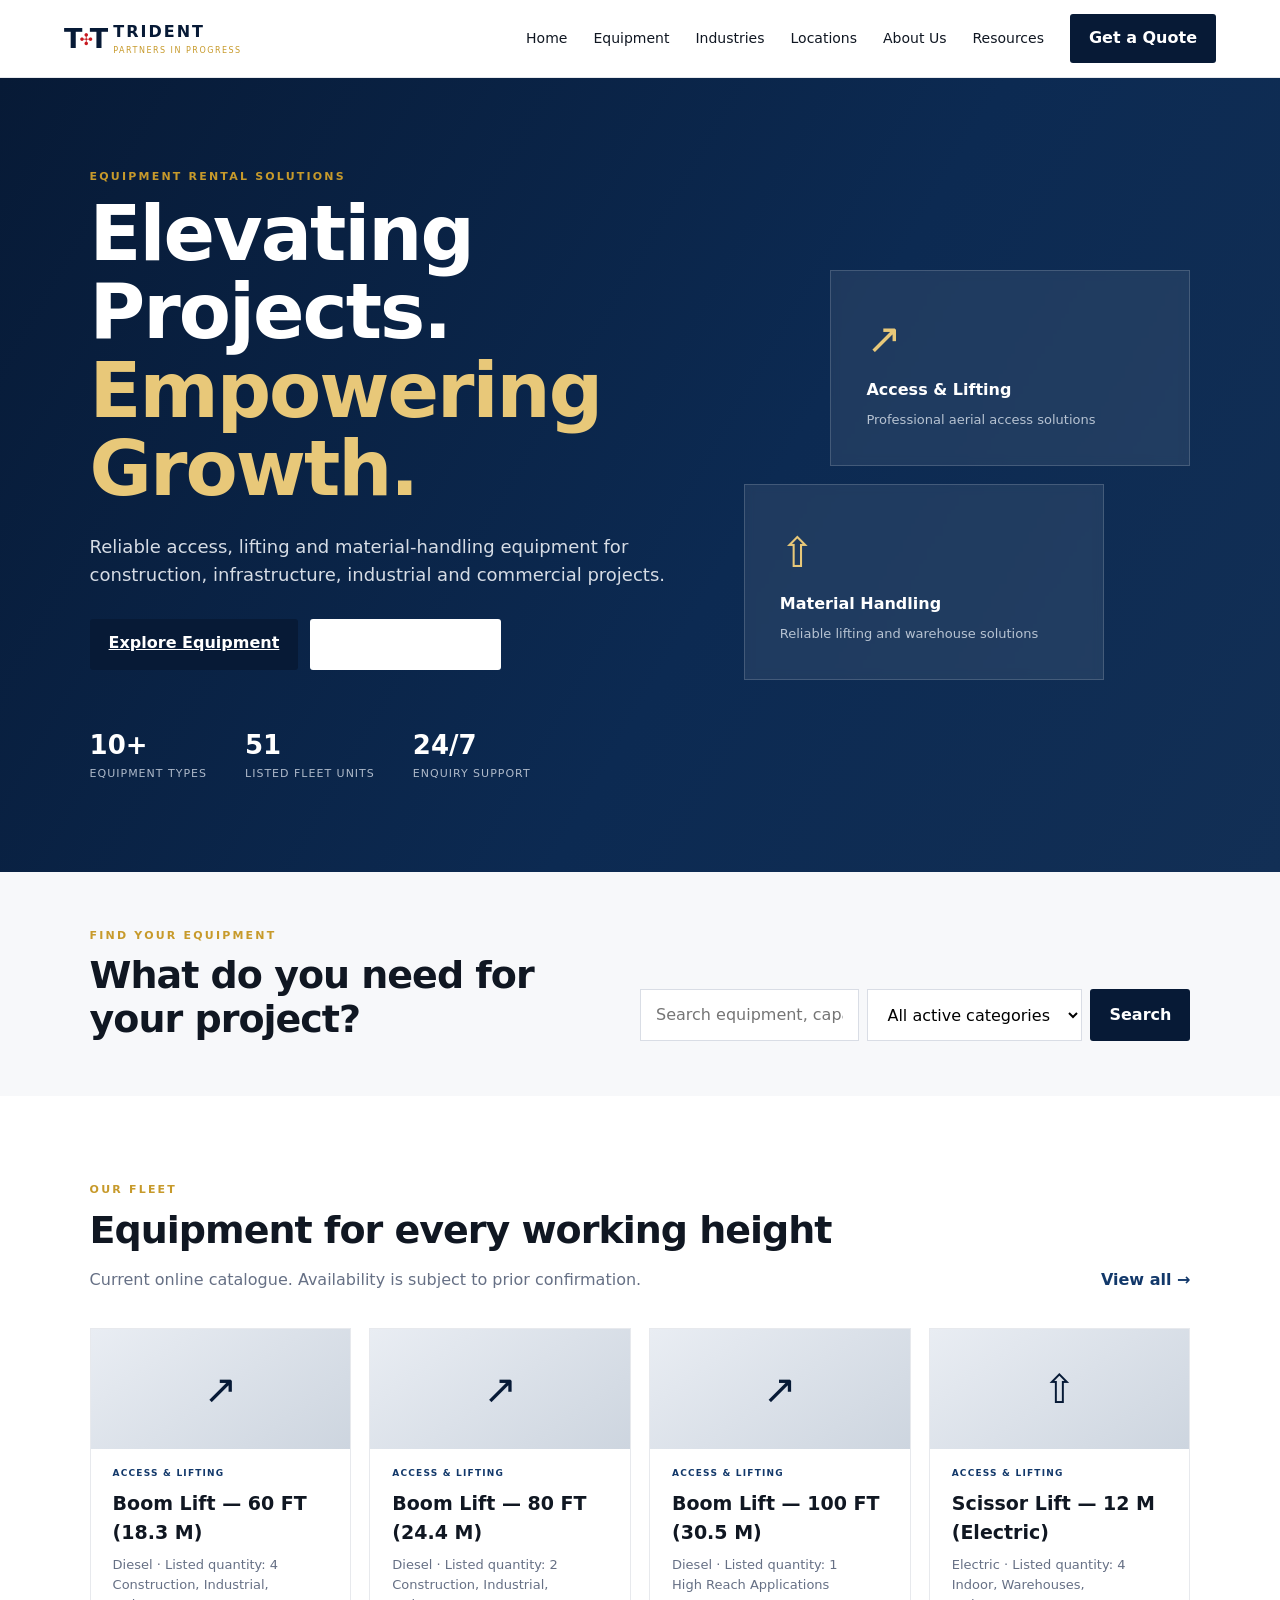
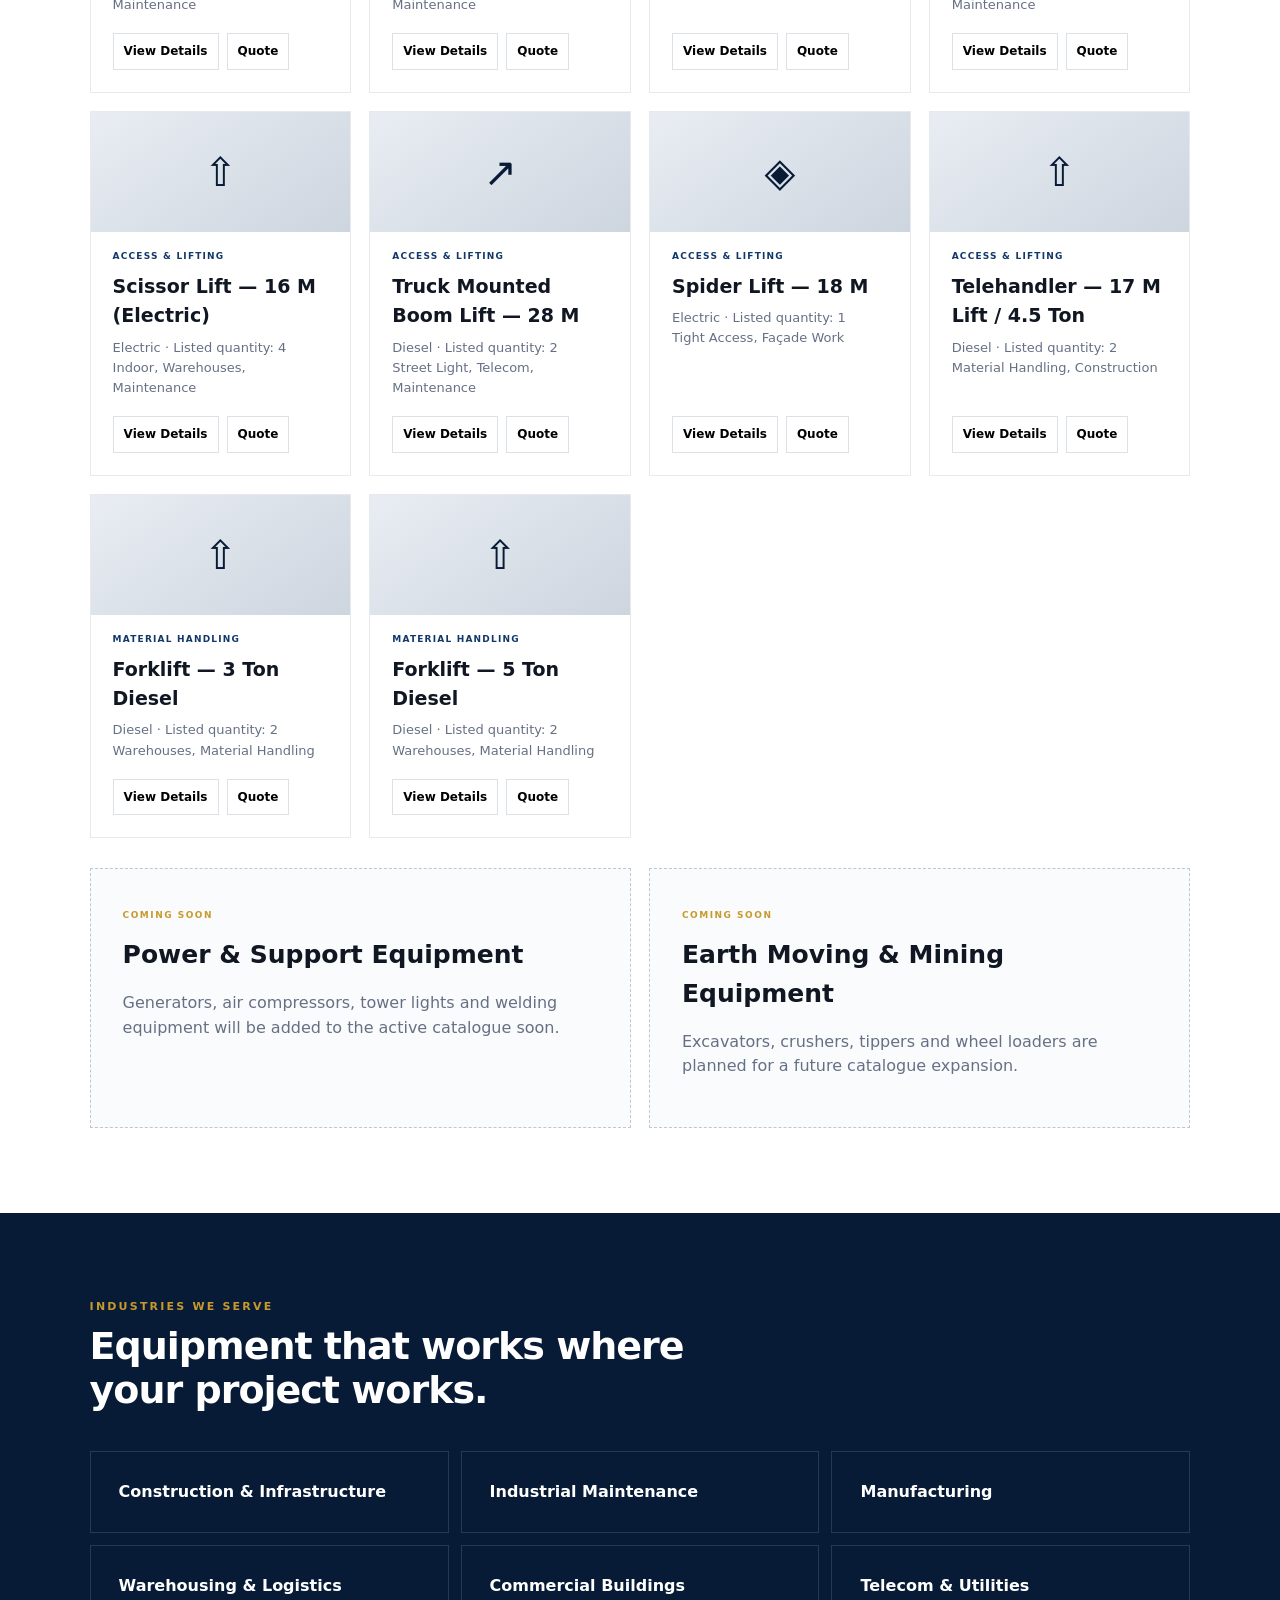
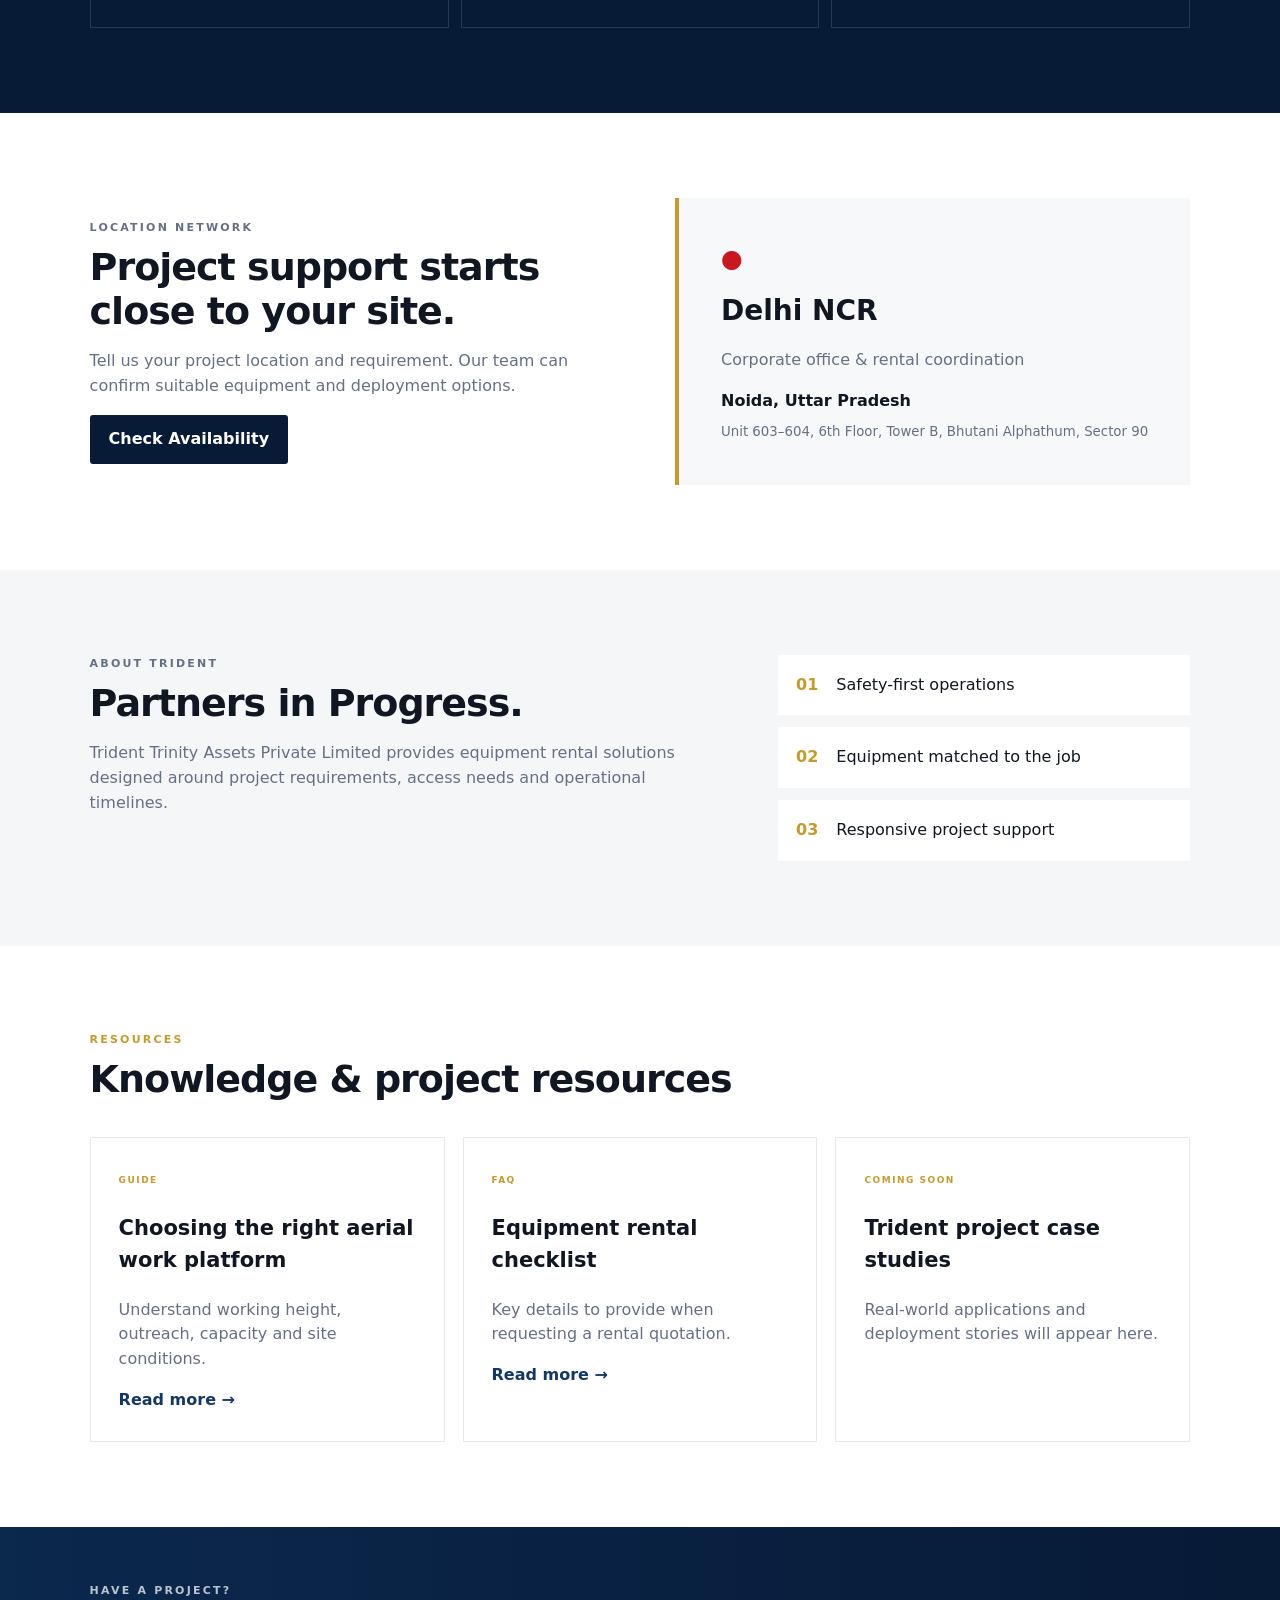
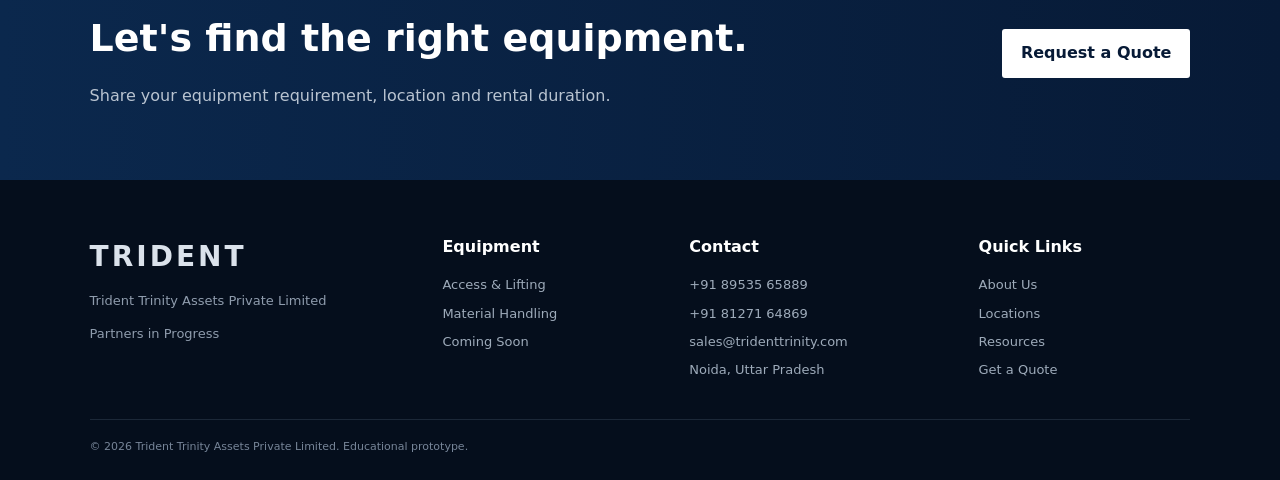
<file: trident/index.html>
<!doctype html>
<html lang="en">
<head>
  <meta charset="utf-8">
  <meta name="viewport" content="width=device-width,initial-scale=1">
  <meta name="description" content="Trident — equipment rental solutions for access, lifting and material handling.">
  <title>Trident | Equipment Rental</title>
  <link rel="stylesheet" href="./styles.css">
</head>
<body>
  <div id="app">
    <header class="site-header">
      <a class="brand" href="#home" aria-label="Trident home"><span class="brand-mark">T<span>✣</span>T</span><span><b>TRIDENT</b><small>Partners in Progress</small></span></a>
      <nav id="nav" class="nav">
        <a href="#home">Home</a>
        <a href="#equipment">Equipment</a>
        <a href="#industries">Industries</a>
        <a href="#locations">Locations</a>
        <a href="#about">About Us</a>
        <a href="#resources">Resources</a>
        <button class="btn btn-primary" data-quote>Get a Quote</button>
      </nav>
      <button id="menuBtn" class="menu-btn" aria-label="Open menu">☰</button>
    </header>

    <main>
      <section id="home" class="hero">
        <div class="hero-copy">
          <p class="eyebrow">EQUIPMENT RENTAL SOLUTIONS</p>
          <h1>Elevating Projects.<br><span>Empowering Growth.</span></h1>
          <p class="lead">Reliable access, lifting and material-handling equipment for construction, infrastructure, industrial and commercial projects.</p>
          <div class="actions"><a class="btn btn-primary" href="#equipment">Explore Equipment</a><button class="btn btn-outline" data-quote>Request a Quote</button></div>
          <div class="hero-stats"><div><strong>10+</strong><span>Equipment Types</span></div><div><strong>51</strong><span>Listed Fleet Units</span></div><div><strong>24/7</strong><span>Enquiry Support</span></div></div>
        </div>
        <div class="hero-art"><div class="machine-card"><div class="machine-icon">↗</div><b>Access & Lifting</b><span>Professional aerial access solutions</span></div><div class="machine-card offset"><div class="machine-icon">⇧</div><b>Material Handling</b><span>Reliable lifting and warehouse solutions</span></div></div>
      </section>

      <section class="section finder">
        <div><p class="eyebrow">FIND YOUR EQUIPMENT</p><h2>What do you need for your project?</h2></div>
        <div class="finder-box"><input id="searchInput" placeholder="Search equipment, capacity or model..." aria-label="Search equipment"><select id="categoryFilter"><option value="all">All active categories</option><option value="access">Access & Lifting</option><option value="material">Material Handling</option></select><button class="btn btn-primary" id="searchBtn">Search</button></div>
      </section>

      <section id="equipment" class="section">
        <div class="section-head"><div><p class="eyebrow">OUR FLEET</p><h2>Equipment for every working height</h2><p>Current online catalogue. Availability is subject to prior confirmation.</p></div><a href="#equipment" class="text-link">View all →</a></div>
        <div id="equipmentGrid" class="equipment-grid"></div>
        <div class="coming-grid"><article class="coming-card"><span>COMING SOON</span><h3>Power & Support Equipment</h3><p>Generators, air compressors, tower lights and welding equipment will be added to the active catalogue soon.</p></article><article class="coming-card"><span>COMING SOON</span><h3>Earth Moving & Mining Equipment</h3><p>Excavators, crushers, tippers and wheel loaders are planned for a future catalogue expansion.</p></article></div>
      </section>

      <section id="industries" class="section dark-section"><p class="eyebrow">INDUSTRIES WE SERVE</p><h2>Equipment that works where your project works.</h2><div class="industry-grid"><article>Construction & Infrastructure</article><article>Industrial Maintenance</article><article>Manufacturing</article><article>Warehousing & Logistics</article><article>Commercial Buildings</article><article>Telecom & Utilities</article></div></section>

      <section id="locations" class="section split"><div><p class="eyebrow">LOCATION NETWORK</p><h2>Project support starts close to your site.</h2><p>Tell us your project location and requirement. Our team can confirm suitable equipment and deployment options.</p><button class="btn btn-primary" data-quote>Check Availability</button></div><div class="location-card"><div class="pin">●</div><h3>Delhi NCR</h3><p>Corporate office & rental coordination</p><b>Noida, Uttar Pradesh</b><small>Unit 603–604, 6th Floor, Tower B, Bhutani Alphathum, Sector 90</small></div></section>

      <section id="about" class="section about"><div><p class="eyebrow">ABOUT TRIDENT</p><h2>Partners in Progress.</h2><p>Trident Trinity Assets Private Limited provides equipment rental solutions designed around project requirements, access needs and operational timelines.</p></div><div class="principles"><div><b>01</b><span>Safety-first operations</span></div><div><b>02</b><span>Equipment matched to the job</span></div><div><b>03</b><span>Responsive project support</span></div></div></section>

      <section id="resources" class="section resources"><div class="section-head"><div><p class="eyebrow">RESOURCES</p><h2>Knowledge & project resources</h2></div></div><div class="resource-grid"><article><span>GUIDE</span><h3>Choosing the right aerial work platform</h3><p>Understand working height, outreach, capacity and site conditions.</p><a href="#" class="text-link">Read more →</a></article><article><span>FAQ</span><h3>Equipment rental checklist</h3><p>Key details to provide when requesting a rental quotation.</p><a href="#" class="text-link">Read more →</a></article><article><span>COMING SOON</span><h3>Trident project case studies</h3><p>Real-world applications and deployment stories will appear here.</p></article></div></section>

      <section class="cta"><div><p class="eyebrow">HAVE A PROJECT?</p><h2>Let's find the right equipment.</h2><p>Share your equipment requirement, location and rental duration.</p></div><button class="btn btn-light" data-quote>Request a Quote</button></section>
    </main>

    <footer class="footer"><div><div class="footer-brand">TRIDENT</div><p>Trident Trinity Assets Private Limited</p><p>Partners in Progress</p></div><div><b>Equipment</b><a href="#equipment">Access & Lifting</a><a href="#equipment">Material Handling</a><a href="#equipment">Coming Soon</a></div><div><b>Contact</b><span>+91 89535 65889</span><span>+91 81271 64869</span><span>sales@tridenttrinity.com</span><span>Noida, Uttar Pradesh</span></div><div><b>Quick Links</b><a href="#about">About Us</a><a href="#locations">Locations</a><a href="#resources">Resources</a><button data-quote>Get a Quote</button></div><div class="copyright">© 2026 Trident Trinity Assets Private Limited. Educational prototype.</div></footer>
  </div>

  <div id="quoteModal" class="modal" aria-hidden="true"><div class="modal-card"><button class="close" data-close>×</button><p class="eyebrow">TRIDENT ENQUIRY</p><h2>Request a Quote</h2><form id="quoteForm"><label>Name<input name="name" required></label><label>Company<input name="company"></label><label>Mobile<input name="phone" required></label><label>Email<input type="email" name="email"></label><label>Equipment<select name="equipment" id="quoteEquipment"></select></label><label>Project Location<input name="location" required></label><div class="form-row"><label>Start Date<input type="date" name="start_date"></label><label>Duration<input name="duration" placeholder="e.g. 15 days"></label></div><label>Requirement<textarea name="message" rows="4"></textarea></label><button class="btn btn-primary" type="submit">Submit Enquiry</button><p id="formMessage" class="form-message"></p></form></div></div>

  <div id="detailModal" class="modal" aria-hidden="true"><div class="modal-card detail"><button class="close" data-close>×</button><div id="detailContent"></div></div></div>
  <script src="./app.js"></script>
</body>
</html>
</file>
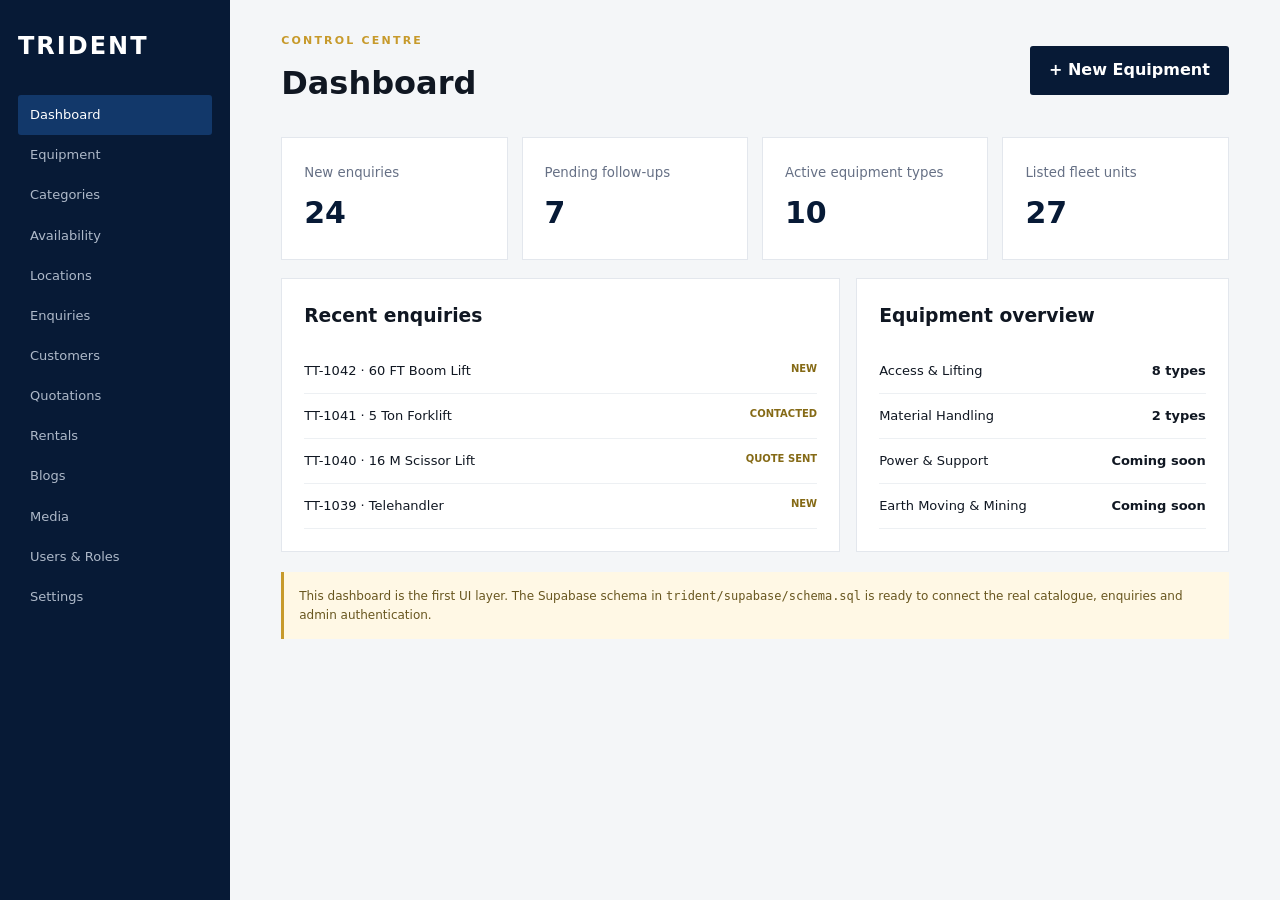
<file: trident/admin/index.html>
<!doctype html><html lang="en"><head><meta charset="utf-8"><meta name="viewport" content="width=device-width,initial-scale=1"><title>Trident Admin</title><link rel="stylesheet" href="../styles.css"><style>body{background:#f4f6f8}.admin{display:grid;grid-template-columns:230px 1fr;min-height:100vh}.side{background:#071a36;color:#dce4ef;padding:28px 18px}.side h2{color:#fff;margin:0 0 30px;letter-spacing:2px}.side a{display:block;padding:10px 12px;color:#aeb9c9;text-decoration:none;font-size:13px;border-radius:3px}.side a.active,.side a:hover{background:#12386a;color:#fff}.main{padding:32px 4vw}.top{display:flex;justify-content:space-between;align-items:center;margin-bottom:28px}.top h1{margin:0}.metrics{display:grid;grid-template-columns:repeat(4,1fr);gap:14px}.metric,.panel{background:#fff;border:1px solid #e3e7ed;padding:22px}.metric small{color:#667085}.metric b{font-size:30px;display:block;margin-top:6px;color:#071a36}.panels{display:grid;grid-template-columns:1.5fr 1fr;gap:16px;margin-top:18px}.panel h3{margin-top:0}.row{display:flex;justify-content:space-between;padding:12px 0;border-bottom:1px solid #edf0f3;font-size:13px}.status{font-size:10px;font-weight:800;text-transform:uppercase;color:#856a16}.note{margin-top:20px;padding:15px;background:#fff8e5;border-left:3px solid #c79a2b;color:#68561f;font-size:12px}@media(max-width:800px){.admin{grid-template-columns:1fr}.side{display:none}.metrics{grid-template-columns:1fr 1fr}.panels{grid-template-columns:1fr}}</style></head><body><div class="admin"><aside class="side"><h2>TRIDENT</h2><a class="active" href="#">Dashboard</a><a href="#">Equipment</a><a href="#">Categories</a><a href="#">Availability</a><a href="#">Locations</a><a href="#">Enquiries</a><a href="#">Customers</a><a href="#">Quotations</a><a href="#">Rentals</a><a href="#">Blogs</a><a href="#">Media</a><a href="#">Users & Roles</a><a href="#">Settings</a></aside><main class="main"><div class="top"><div><p class="eyebrow">CONTROL CENTRE</p><h1>Dashboard</h1></div><button class="btn btn-primary">+ New Equipment</button></div><section class="metrics"><div class="metric"><small>New enquiries</small><b>24</b></div><div class="metric"><small>Pending follow-ups</small><b>7</b></div><div class="metric"><small>Active equipment types</small><b>10</b></div><div class="metric"><small>Listed fleet units</small><b>27</b></div></section><div class="panels"><section class="panel"><h3>Recent enquiries</h3><div class="row"><span>TT-1042 · 60 FT Boom Lift</span><span class="status">New</span></div><div class="row"><span>TT-1041 · 5 Ton Forklift</span><span class="status">Contacted</span></div><div class="row"><span>TT-1040 · 16 M Scissor Lift</span><span class="status">Quote Sent</span></div><div class="row"><span>TT-1039 · Telehandler</span><span class="status">New</span></div></section><section class="panel"><h3>Equipment overview</h3><div class="row"><span>Access & Lifting</span><b>8 types</b></div><div class="row"><span>Material Handling</span><b>2 types</b></div><div class="row"><span>Power & Support</span><b>Coming soon</b></div><div class="row"><span>Earth Moving & Mining</span><b>Coming soon</b></div></section></div><div class="note">This dashboard is the first UI layer. The Supabase schema in <code>trident/supabase/schema.sql</code> is ready to connect the real catalogue, enquiries and admin authentication.</div></main></div></body></html>
</file>
<file: trident/styles.css>
:root{--navy:#071a36;--blue:#12386a;--gold:#c79a2b;--red:#c7181f;--ink:#101722;--muted:#667085;--line:#e7e9ed;--paper:#f7f8fa;--white:#fff}*{box-sizing:border-box}html{scroll-behavior:smooth}body{margin:0;font-family:Inter,ui-sans-serif,system-ui,-apple-system,Segoe UI,sans-serif;color:var(--ink);background:#fff;line-height:1.55}button,input,select,textarea{font:inherit}button,a{cursor:pointer}.site-header{height:78px;padding:0 5vw;display:flex;align-items:center;justify-content:space-between;border-bottom:1px solid var(--line);background:#fff;position:sticky;top:0;z-index:20}.brand{display:flex;gap:10px;align-items:center;color:var(--navy);text-decoration:none}.brand-mark{font-weight:900;font-size:27px;letter-spacing:-5px}.brand-mark span{color:var(--red);font-size:16px;vertical-align:middle;margin:0 2px}.brand b{display:block;letter-spacing:2px}.brand small{display:block;font-size:8px;letter-spacing:1.5px;color:var(--gold);text-transform:uppercase}.nav{display:flex;gap:26px;align-items:center}.nav a,.footer a{color:inherit;text-decoration:none}.nav a{font-size:14px}.btn{border:0;border-radius:3px;padding:12px 19px;font-weight:700;transition:.2s}.btn-primary{background:var(--navy);color:#fff}.btn-primary:hover{background:#0d2b55}.btn-outline{background:#fff;border:1px solid rgba(255,255,255,.6);color:#fff}.btn-light{background:#fff;color:var(--navy)}.menu-btn{display:none;background:none;border:0;font-size:25px}.hero{min-height:650px;padding:90px 7vw;display:grid;grid-template-columns:1.15fr .85fr;gap:50px;align-items:center;background:linear-gradient(120deg,#071a36 0%,#0c2a52 58%,#122f55 100%);color:#fff}.eyebrow{font-size:11px;font-weight:800;letter-spacing:2.2px;color:var(--gold);margin:0 0 10px}.hero h1{font-size:clamp(44px,6vw,76px);line-height:1.03;letter-spacing:-2px;margin:0 0 25px}.hero h1 span{color:#e8c879}.lead{font-size:18px;max-width:650px;color:#d6dce5}.actions{display:flex;gap:12px;margin:30px 0}.hero-stats{display:flex;gap:38px;margin-top:55px}.hero-stats div{display:grid}.hero-stats strong{font-size:26px}.hero-stats span{font-size:11px;color:#aeb9c9;text-transform:uppercase;letter-spacing:1px}.hero-art{min-height:400px;position:relative;display:flex;flex-direction:column;justify-content:center;gap:18px}.machine-card{width:min(360px,90%);margin-left:auto;padding:35px;background:rgba(255,255,255,.08);border:1px solid rgba(255,255,255,.16);backdrop-filter:blur(5px);display:grid;gap:7px}.machine-card.offset{margin-right:8%;margin-left:0}.machine-icon{font-size:42px;color:#e8c879}.machine-card span{color:#b7c3d2;font-size:13px}.section{padding:85px 7vw}.finder{padding-top:55px;padding-bottom:55px;background:var(--paper);display:flex;align-items:end;justify-content:space-between;gap:40px}.finder h2,.section h2{margin:0;font-size:38px;line-height:1.15;letter-spacing:-1px}.finder-box{display:flex;min-width:50%;gap:8px}.finder-box input,.finder-box select{border:1px solid #d9dde5;background:#fff;padding:13px 15px;min-width:0}.finder-box input{flex:1}.section-head{display:flex;justify-content:space-between;align-items:end;margin-bottom:35px}.section-head p:not(.eyebrow){color:var(--muted);margin-bottom:0}.text-link{color:var(--blue);font-weight:800;text-decoration:none}.equipment-grid{display:grid;grid-template-columns:repeat(4,1fr);gap:18px}.equipment-card{border:1px solid var(--line);background:#fff;min-height:260px;padding:22px;display:flex;flex-direction:column;transition:.2s}.equipment-card:hover{transform:translateY(-3px);box-shadow:0 14px 35px rgba(7,26,54,.09)}.equipment-image{height:120px;background:linear-gradient(145deg,#e9edf3,#cdd5df);display:grid;place-items:center;color:var(--navy);font-size:40px;margin:-22px -22px 18px}.equipment-card h3{margin:0 0 7px;font-size:19px}.equipment-card p{margin:0;color:var(--muted);font-size:13px}.tag{display:inline-block;font-size:9px;letter-spacing:1.2px;font-weight:900;color:var(--blue);margin-bottom:8px}.card-actions{display:flex;gap:8px;margin-top:auto;padding-top:18px}.small-btn{border:1px solid #dce1e8;background:#fff;padding:8px 10px;font-size:12px;font-weight:700}.coming-grid{display:grid;grid-template-columns:1fr 1fr;gap:18px;margin-top:30px}.coming-card{padding:32px;border:1px dashed #bfc7d3;background:#fafbfc}.coming-card span,.resource-grid span{font-size:9px;font-weight:900;letter-spacing:1.5px;color:var(--gold)}.coming-card h3{font-size:25px;margin:10px 0}.coming-card p{color:var(--muted)}.dark-section{background:var(--navy);color:#fff}.dark-section h2{max-width:680px}.industry-grid{display:grid;grid-template-columns:repeat(3,1fr);gap:12px;margin-top:38px}.industry-grid article{padding:28px;border:1px solid rgba(255,255,255,.13);font-weight:700}.split{display:grid;grid-template-columns:1fr 1fr;gap:70px;align-items:center}.split p{color:var(--muted);max-width:580px}.location-card{background:var(--paper);padding:42px;border-left:4px solid var(--gold)}.location-card .pin{font-size:25px;color:var(--red)}.location-card h3{font-size:28px;margin:10px 0}.location-card small{display:block;color:var(--muted);margin-top:8px}.about{display:grid;grid-template-columns:1.2fr .8fr;gap:70px;background:#f5f6f8}.about p{color:var(--muted);max-width:650px}.principles{display:grid;gap:12px}.principles div{background:#fff;padding:18px;display:flex;gap:18px}.principles b{color:var(--gold)}.resources{background:#fff}.resource-grid{display:grid;grid-template-columns:repeat(3,1fr);gap:18px}.resource-grid article{border:1px solid var(--line);padding:28px}.resource-grid h3{font-size:21px}.resource-grid p{color:var(--muted)}.cta{padding:55px 7vw;background:linear-gradient(90deg,#0b284d,#071a36);color:#fff;display:flex;justify-content:space-between;align-items:center;gap:30px}.cta h2{font-size:38px;margin:0}.cta p{color:#b9c4d1}.footer{background:#050e1c;color:#dbe2eb;padding:55px 7vw 25px;display:grid;grid-template-columns:1.5fr 1fr 1.2fr 1fr;gap:35px;position:relative}.footer-brand{font-size:28px;font-weight:900;letter-spacing:3px}.footer p{color:#8f9cad;font-size:13px}.footer b{display:block;color:#fff;margin-bottom:12px}.footer a,.footer span,.footer button{display:block;color:#9eabba;background:none;border:0;padding:4px 0;font-size:13px;text-align:left}.copyright{grid-column:1/-1;border-top:1px solid #1c2838;padding-top:18px;color:#778598;font-size:11px}.modal{display:none;position:fixed;inset:0;background:rgba(2,9,18,.72);z-index:50;padding:30px;overflow:auto}.modal.open{display:grid;place-items:center}.modal-card{background:#fff;width:min(620px,100%);padding:34px;position:relative}.modal-card.detail{width:min(720px,100%)}.close{position:absolute;right:14px;top:10px;background:none;border:0;font-size:28px;color:#667085}.modal-card h2{margin:0 0 22px;font-size:32px}.modal form{display:grid;gap:12px}.modal label{font-size:12px;font-weight:800;display:grid;gap:5px}.modal input,.modal select,.modal textarea{width:100%;border:1px solid #d9dee6;padding:11px}.form-row{display:grid;grid-template-columns:1fr 1fr;gap:12px}.form-message{font-size:13px;color:#18734a}.detail-specs{display:grid;grid-template-columns:1fr 1fr;gap:8px;margin:20px 0}.detail-specs div{background:var(--paper);padding:12px}.detail-specs small{display:block;color:var(--muted)}@media(max-width:950px){.nav{display:none}.nav.open{display:flex;position:absolute;left:0;right:0;top:78px;background:#fff;padding:20px;flex-direction:column;align-items:stretch;border-bottom:1px solid var(--line)}.menu-btn{display:block}.hero,.split,.about{grid-template-columns:1fr}.hero{padding-top:60px}.hero-art{min-height:260px}.equipment-grid{grid-template-columns:repeat(2,1fr)}.industry-grid{grid-template-columns:1fr 1fr}.finder{display:block}.finder-box{margin-top:22px;min-width:0}.footer{grid-template-columns:1fr 1fr}}@media(max-width:600px){.section,.hero{padding-left:5vw;padding-right:5vw}.hero h1{font-size:45px}.hero-stats{gap:18px}.hero-stats strong{font-size:21px}.equipment-grid,.coming-grid,.industry-grid,.resource-grid{grid-template-columns:1fr}.finder-box{display:grid}.cta{padding-left:5vw;padding-right:5vw;display:block}.cta .btn{margin-top:18px}.footer{grid-template-columns:1fr}.copyright{grid-column:auto}.form-row{grid-template-columns:1fr}}
</file>
